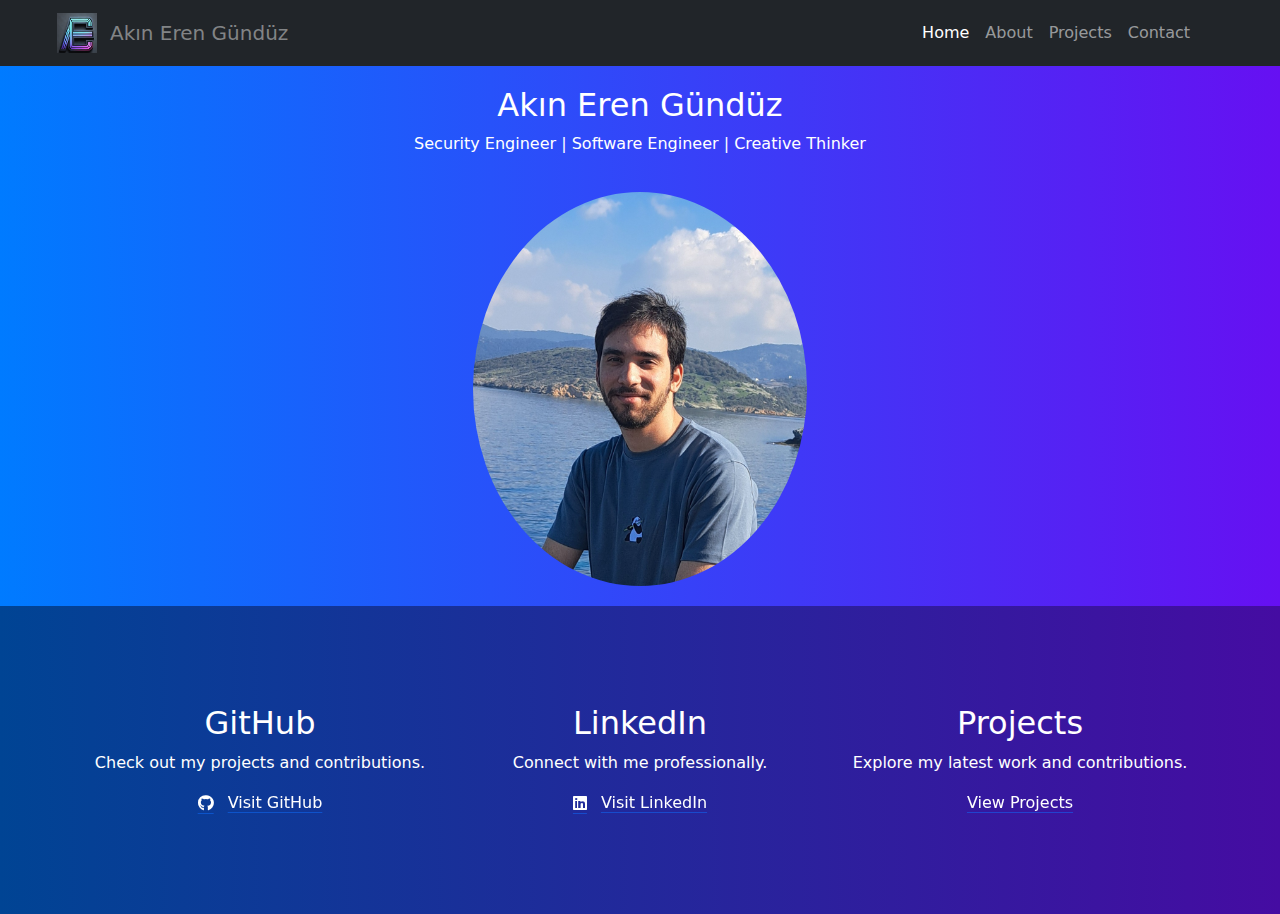
<file: index.html>
<!DOCTYPE html>
<html lang="en">
<head>
    <meta charset="UTF-8">
    <meta name="viewport" content="width=device-width, initial-scale=1.0">
    <title>Eren Gunduz</title>
    <link href="https://cdn.jsdelivr.net/npm/bootstrap@5.3.0/dist/css/bootstrap.min.css" rel="stylesheet">
    <link rel="stylesheet" href="style.css">
    <link rel="stylesheet" href="https://cdnjs.cloudflare.com/ajax/libs/font-awesome/6.4.2/css/all.min.css">
</head>
<body>
    <nav class="navbar navbar-expand-lg navbar-dark bg-dark">
        <div class="container">
            <a class="navbar-brand d-flex align-items-center" href="#">
                <img src="./images/logo.png" alt="Logo" class="img-fluid" style="max-height: 50px;">
                <span class="ms-2">Akın Eren Gündüz</span>
            </a>
            <button class="navbar-toggler" type="button" data-bs-toggle="collapse" data-bs-target="#navbarNav">
                <span class="navbar-toggler-icon"></span>
            </button>
            <div class="collapse navbar-collapse" id="navbarNav">
                <ul class="navbar-nav ms-auto">
                    <li class="nav-item"><a class="nav-link active" href="#">Home</a></li>
                    <li class="nav-item"><a class="nav-link" href="./about.html">About</a></li>
                    <li class="nav-item"><a class="nav-link" href="./projects.html">Projects</a></li>
                    <li class="nav-item"><a class="nav-link" href="./contact.html">Contact</a></li>
                </ul>
            </div>
        </div>
    </nav>
    <header class="hero">
        <div class="container">
            <h1>Akın Eren Gündüz</h1>
            <p>Security Engineer | Software Engineer | Creative Thinker</p>    
            <img src="./images/me.jpg" alt="Profile Picture" class="img-fluid">
        </div>
    </header>
    <script src="https://cdn.jsdelivr.net/npm/bootstrap@5.3.0/dist/js/bootstrap.bundle.min.js"></script>
    <div class="features-container">
        <div class="container">
            <div class="row g-4 py-5 row-cols-1 row-cols-lg-3">
                <div class="feature col text-center">
                    <h3 class="fs-2">GitHub</h3>
                    <p>Check out my projects and contributions.</p>
                    <a href="https://github.com/ErenGunduzz" target="_blank" class="icon-link text-white">
                        <i class="fab fa-github me-2"></i> Visit GitHub
                    </a>
                </div>
                <div class="feature col text-center">
                    <h3 class="fs-2">LinkedIn</h3>
                    <p>Connect with me professionally.</p>
                    <a href="https://www.linkedin.com/in/akinerengunduz/" target="_blank" class="icon-link text-white">
                        <i class="fab fa-linkedin me-2"></i> Visit LinkedIn
                    </a>
                </div>
                <div class="feature col text-center">
                    <h3 class="fs-2">Projects</h3>
                    <p>Explore my latest work and contributions.</p>
                    <a href="./projects.html" class="icon-link text-white">View Projects</a>
                </div>
            </div>
        </div>
    </div>
</body>
</html>
</file>
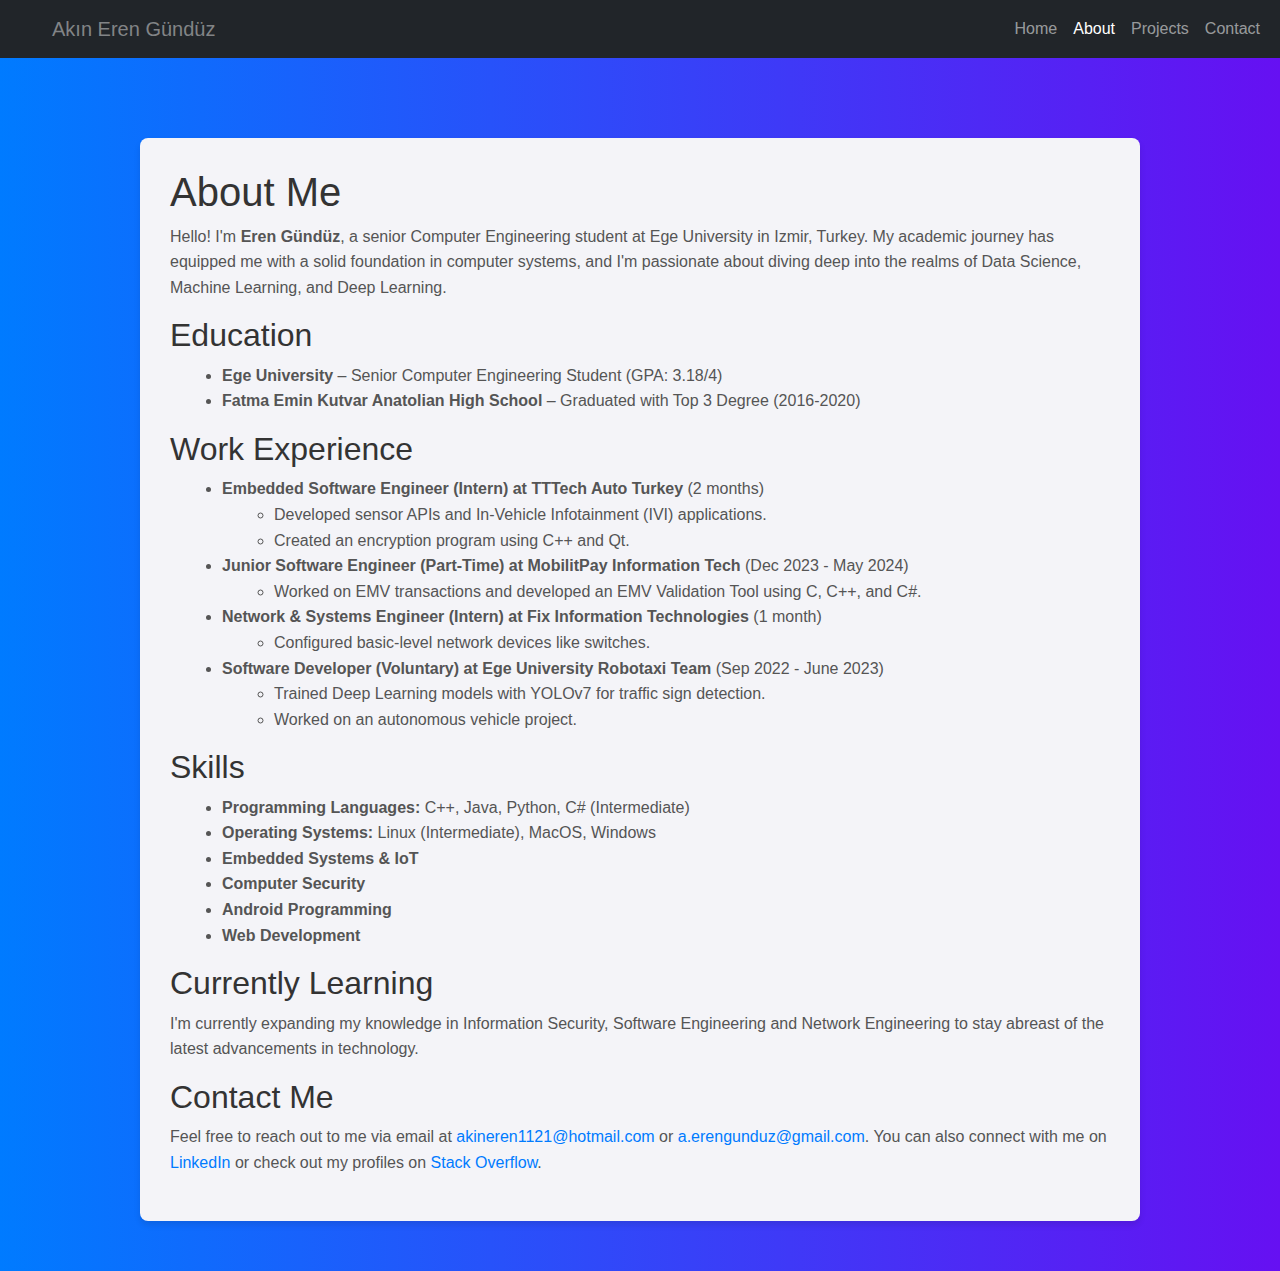
<file: about.html>
<!DOCTYPE html>
<html lang="en">
<head>
    <meta charset="UTF-8">
    <meta name="viewport" content="width=device-width, initial-scale=1.0">
    <title>About Me - Eren Gündüz</title>
    <link href="https://cdn.jsdelivr.net/npm/bootstrap@5.3.0/dist/css/bootstrap.min.css" rel="stylesheet">
    <link rel="stylesheet" href="https://cdnjs.cloudflare.com/ajax/libs/font-awesome/6.4.2/css/all.min.css">
    <style>    
        body {
            margin: 0; 
            font-family: Arial, sans-serif;
            background: linear-gradient(to right, #007bff, #6610f2);
            color: white;
        }        
        .navbar {
            background-color: #343a40; 
        }
        .container {
            background: #f4f4f8;
            color: #333; 
            padding: 30px;
            margin-top: 80px; 
            margin-bottom: 50px;
            box-shadow: 0px 4px 6px rgba(0, 0, 0, 0.1);
            border-radius: 8px;
            max-width: 1000px; 
        }
        h1, h2 {
            color: #333;
        }
        /* Paragraph and list colors */
        p, li {
            color: #555;
            line-height: 1.6;
        }
        /* List contents*/
        ul {
            margin-left: 20px;
        }
        /* Links style */
        a {
            color: #007bff;
            text-decoration: none;
        }
        a:hover {
            text-decoration: underline;
        }
        .navbar-brand {
            display: flex;
            align-items: center;
            margin-left: 40px; 
            color: #828486;
        }
    </style>
</head>
<body>

    <nav class="navbar navbar-expand-lg navbar-dark bg-dark">
        <div class="container-fluid">            
            <a class="navbar-brand" href="index.html">Akın Eren Gündüz</a>
            <button class="navbar-toggler" type="button" data-bs-toggle="collapse" data-bs-target="#navbarNav">
                <span class="navbar-toggler-icon"></span>
            </button>
            <div class="collapse navbar-collapse" id="navbarNav">
                <ul class="navbar-nav ms-auto">
                    <li class="nav-item"><a class="nav-link" href="index.html">Home</a></li>
                    <li class="nav-item"><a class="nav-link active" href="about.html">About</a></li>
                    <li class="nav-item"><a class="nav-link" href="projects.html">Projects</a></li>
                    <li class="nav-item"><a class="nav-link" href="contact.html">Contact</a></li>
                </ul>
            </div>
        </div>
    </nav>
    <!-- /Navbar -->

    <div class="container">
        <h1>About Me</h1>
        <p>Hello! I'm <strong>Eren Gündüz</strong>, a senior Computer Engineering student at Ege University in Izmir, Turkey. My academic journey has equipped me with a solid foundation in computer systems, and I'm passionate about diving deep into the realms of Data Science, Machine Learning, and Deep Learning.</p>
        
        <h2>Education</h2>
        <ul>
            <li><strong>Ege University</strong> – Senior Computer Engineering Student (GPA: 3.18/4)</li>
            <li><strong>Fatma Emin Kutvar Anatolian High School</strong> – Graduated with Top 3 Degree (2016-2020)</li>
        </ul>
        
        <h2>Work Experience</h2>
        <ul>
            <li><strong>Embedded Software Engineer (Intern) at TTTech Auto Turkey</strong> (2 months)
                <ul>
                    <li>Developed sensor APIs and In-Vehicle Infotainment (IVI) applications.</li>
                    <li>Created an encryption program using C++ and Qt.</li>
                </ul>
            </li>
            <li><strong>Junior Software Engineer (Part-Time) at MobilitPay Information Tech</strong> (Dec 2023 - May 2024)
                <ul>
                    <li>Worked on EMV transactions and developed an EMV Validation Tool using C, C++, and C#.</li>
                </ul>
            </li>
            <li><strong>Network & Systems Engineer (Intern) at Fix Information Technologies</strong> (1 month)
                <ul>
                    <li>Configured basic-level network devices like switches.</li>
                </ul>
            </li>
            <li><strong>Software Developer (Voluntary) at Ege University Robotaxi Team</strong> (Sep 2022 - June 2023)
                <ul>
                    <li>Trained Deep Learning models with YOLOv7 for traffic sign detection.</li>
                    <li>Worked on an autonomous vehicle project.</li>
                </ul>
            </li>
        </ul>
        
        <h2>Skills</h2>
        <ul>
            <li><strong>Programming Languages:</strong> C++, Java, Python, C# (Intermediate)</li>
            <li><strong>Operating Systems:</strong> Linux (Intermediate), MacOS, Windows</li>
            <li><strong>Embedded Systems & IoT</strong></li>
            <li><strong>Computer Security</strong></li>
            <li><strong>Android Programming</strong></li>
            <li><strong>Web Development</strong></li>
        </ul>
        
        <h2>Currently Learning</h2>
        <p>I'm currently expanding my knowledge in Information Security, Software Engineering and Network Engineering to stay abreast of the latest advancements in technology.</p>
        
        <h2>Contact Me</h2>
        <p>Feel free to reach out to me via email at <a href="mailto:akineren1121@hotmail.com">akineren1121@hotmail.com</a> or <a href="mailto:a.erengunduz@gmail.com">a.erengunduz@gmail.com</a>. You can also connect with me on <a href="https://www.linkedin.com/in/ak%C4%B1n-eren-g%C3%BCnd%C3%BCz-9083051b5/" target="_blank">LinkedIn</a> or check out my profiles on <a href="https://stackoverflow.com/users/20018335/erengndz" target="_blank">Stack Overflow</a>.</p>
    </div>

    <!-- Bootstrap JS (navbar düğmesinin çalışması için gerekli) -->
    <script src="https://cdn.jsdelivr.net/npm/bootstrap@5.3.0/dist/js/bootstrap.bundle.min.js"></script>
</body>
</html>
</file>
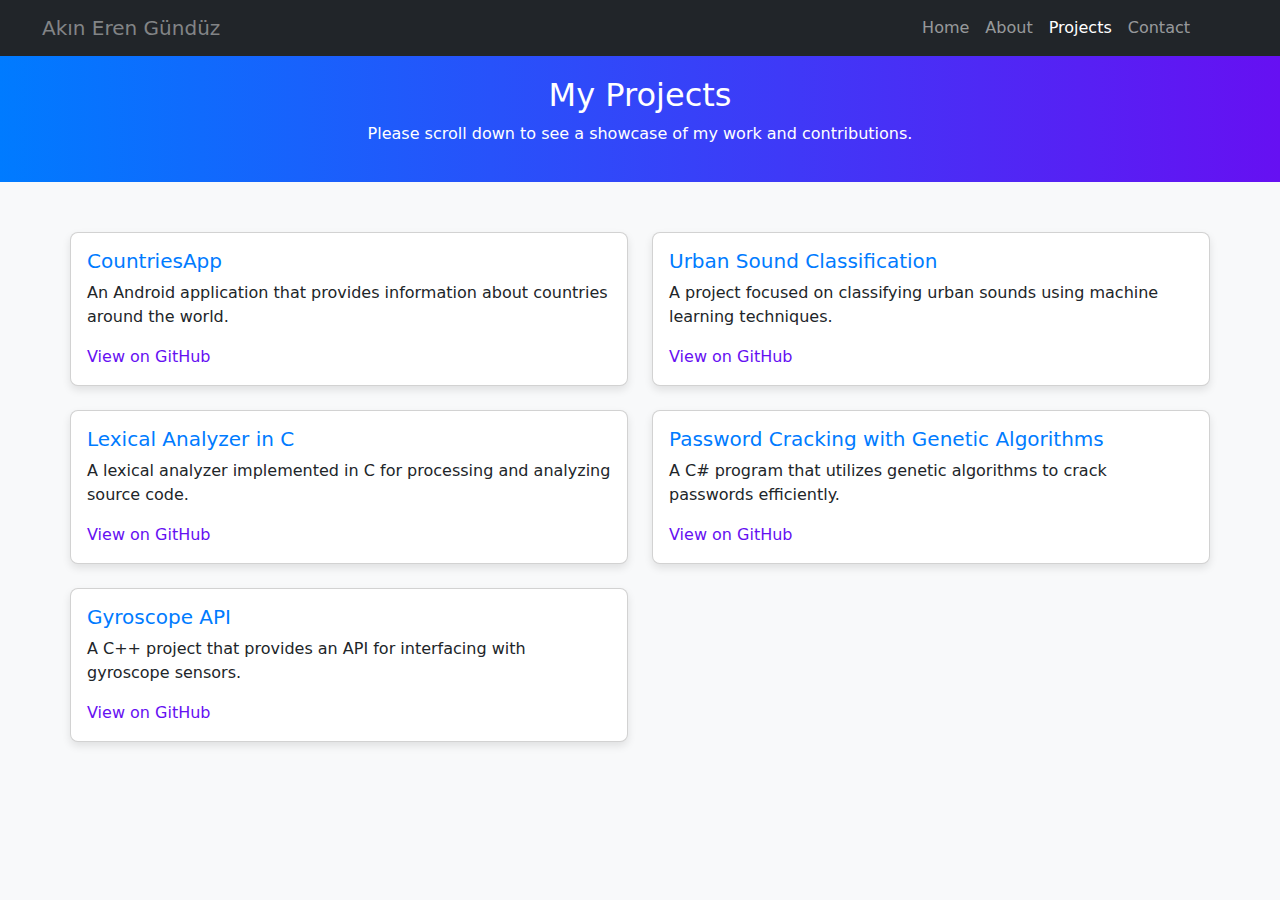
<file: projects.html>
<!DOCTYPE html>
<html lang="en">
<head>
    <meta charset="UTF-8">
    <meta name="viewport" content="width=device-width, initial-scale=1.0">
    <title>Projects - Eren Gündüz</title>
    <link href="https://cdn.jsdelivr.net/npm/bootstrap@5.3.0/dist/css/bootstrap.min.css" rel="stylesheet">
    <link rel="stylesheet" href="style.css">
</head>
<body>
    <nav class="navbar navbar-expand-lg navbar-dark bg-dark">
        <div class="container">
            <a class="navbar-brand" href="index.html">Akın Eren Gündüz</a>
            <button class="navbar-toggler" type="button" data-bs-toggle="collapse" data-bs-target="#navbarNav">
                <span class="navbar-toggler-icon"></span>
            </button>
            <div class="collapse navbar-collapse" id="navbarNav">
                <ul class="navbar-nav ms-auto">
                    <li class="nav-item"><a class="nav-link" href="index.html">Home</a></li>
                    <li class="nav-item"><a class="nav-link" href="about.html">About</a></li>
                    <li class="nav-item"><a class="nav-link active" href="projects.html">Projects</a></li>
                    <li class="nav-item"><a class="nav-link" href="contact.html">Contact</a></li>
                </ul>
            </div>
        </div>
    </nav>
    <header class="hero">
        <div class="container">
            <h1>My Projects</h1>
            <p>Please scroll down to see a showcase of my work and contributions.</p>
        </div>
    </header>
    <div class="container projects-container">
        <div class="row g-4">
            <!-- CountriesApp -->
            <div class="col-md-6">
                <div class="card project-card">
                    <div class="card-body">
                        <h5 class="card-title">CountriesApp</h5>
                        <p class="card-text">An Android application that provides information about countries around the world.</p>
                        <a href="https://github.com/ErenGunduzz/CountriesApp" target="_blank">View on GitHub</a>
                    </div>
                </div>
            </div>
            <!-- Urban Sound Classification -->
            <div class="col-md-6">
                <div class="card project-card">
                    <div class="card-body">
                        <h5 class="card-title">Urban Sound Classification</h5>
                        <p class="card-text">A project focused on classifying urban sounds using machine learning techniques.</p>
                        <a href="https://github.com/ErenGunduzz/urban-sound-classification" target="_blank">View on GitHub</a>
                    </div>
                </div>
            </div>
            <!-- Lexical Analyzer in C -->
            <div class="col-md-6">
                <div class="card project-card">
                    <div class="card-body">
                        <h5 class="card-title">Lexical Analyzer in C</h5>
                        <p class="card-text">A lexical analyzer implemented in C for processing and analyzing source code.</p>
                        <a href="https://github.com/ErenGunduzz/lexical_analyser_c" target="_blank">View on GitHub</a>
                    </div>
                </div>
            </div>
            <!-- Password Cracking with Genetic Algorithms -->
            <div class="col-md-6">
                <div class="card project-card">
                    <div class="card-body">
                        <h5 class="card-title">Password Cracking with Genetic Algorithms</h5>
                        <p class="card-text">A C# program that utilizes genetic algorithms to crack passwords efficiently.</p>
                        <a href="https://github.com/ErenGunduzz/PasswordCrackingWithGeneticAlgorithms" target="_blank">View on GitHub</a>
                    </div>
                </div>
            </div>
            <!-- Gyroscope API -->
            <div class="col-md-6">
                <div class="card project-card">
                    <div class="card-body">
                        <h5 class="card-title">Gyroscope API</h5>
                        <p class="card-text">A C++ project that provides an API for interfacing with gyroscope sensors.</p>
                        <a href="https://github.com/ErenGunduzz/GYROSCOPE_API" target="_blank">View on GitHub</a>
                    </div>
                </div>
            </div>
        </div>
    </div>
    <script src="https://cdn.jsdelivr.net/npm/bootstrap@5.3.0/dist/js/bootstrap.bundle.min.js"></script>
</body>
</html>
</file>
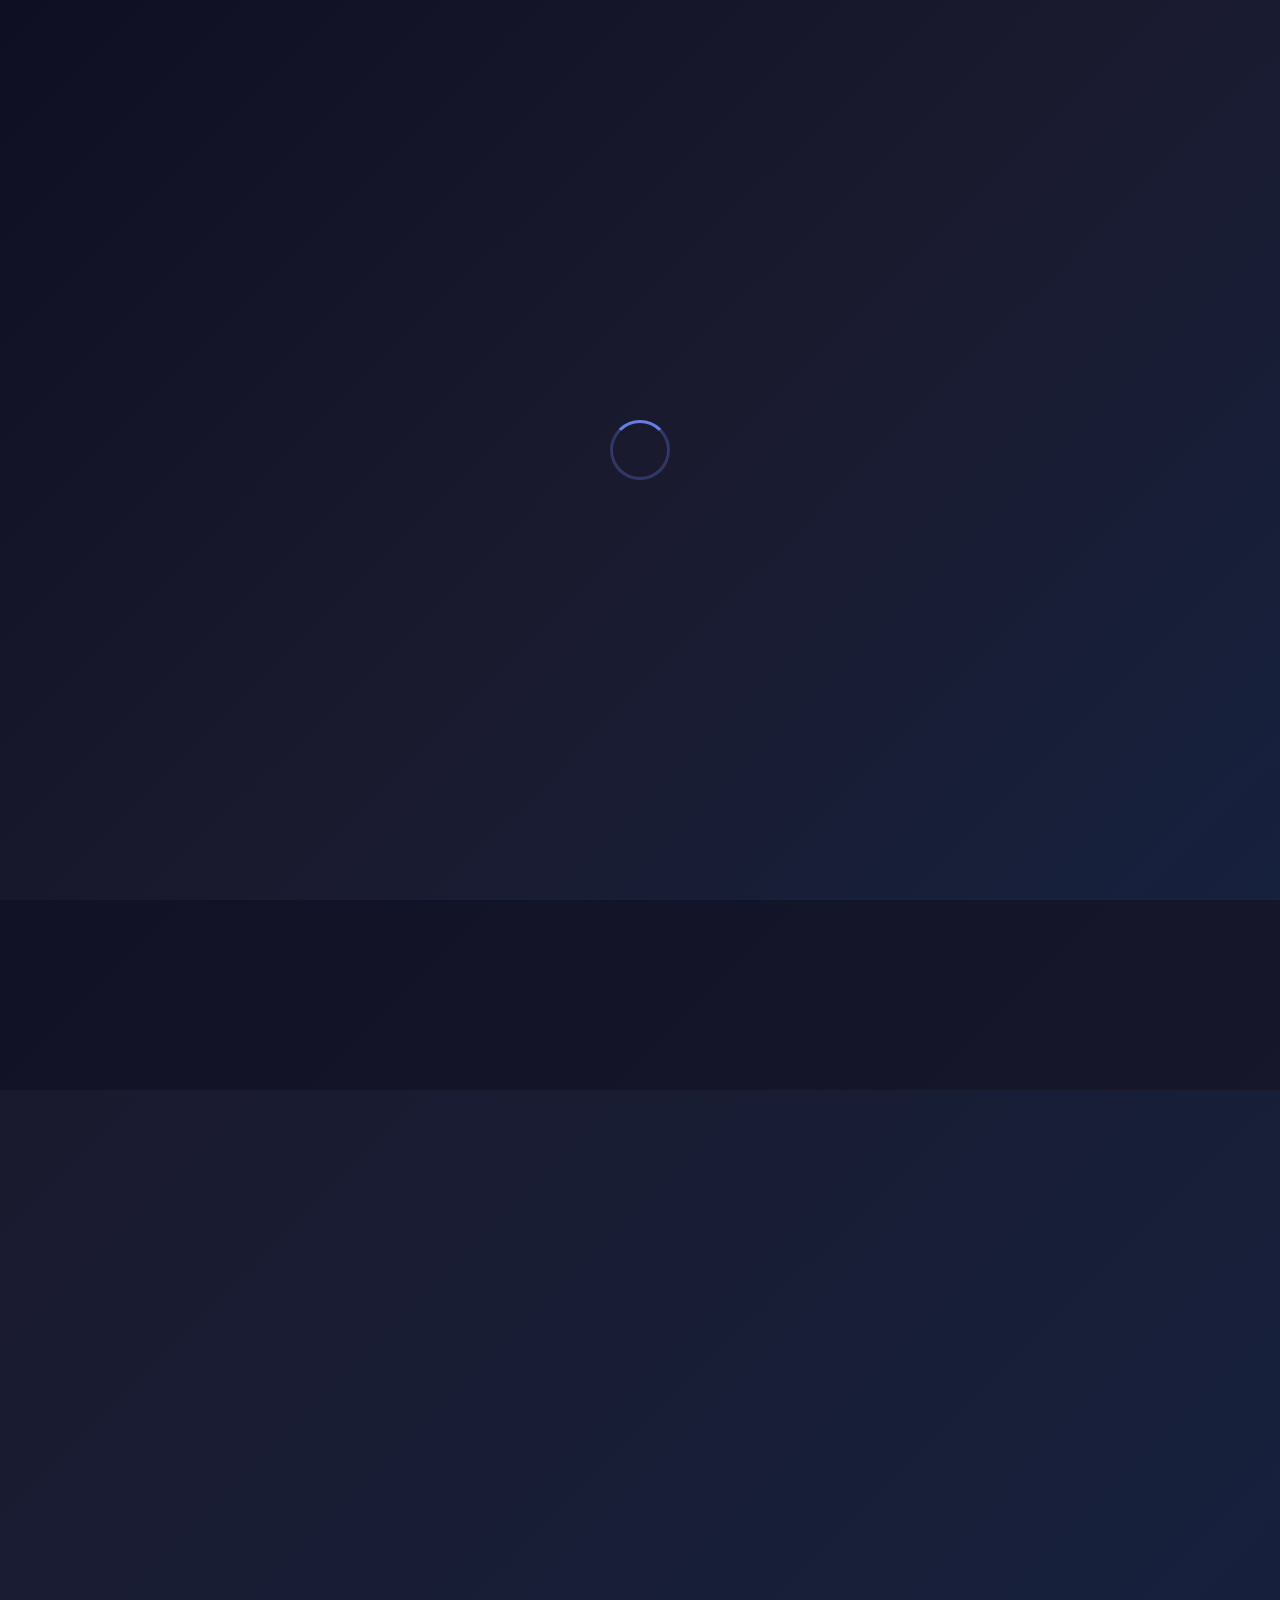
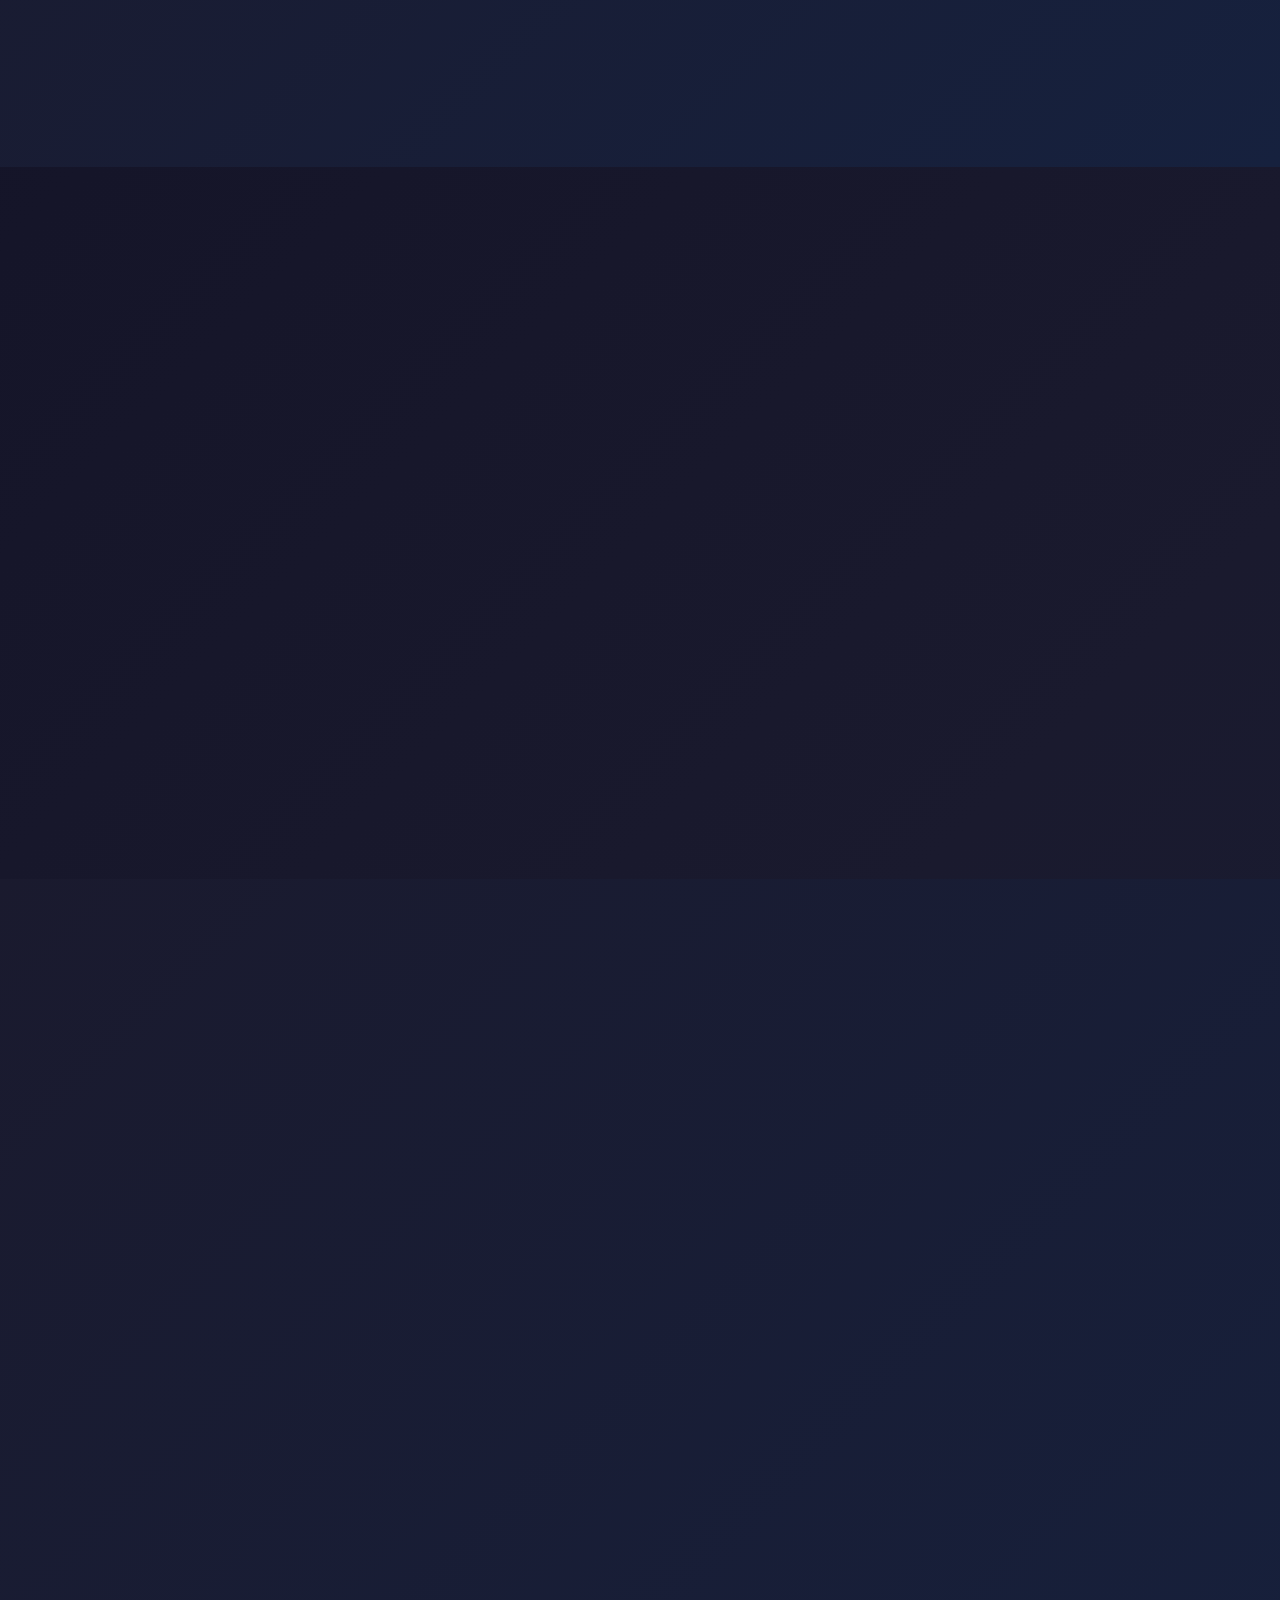
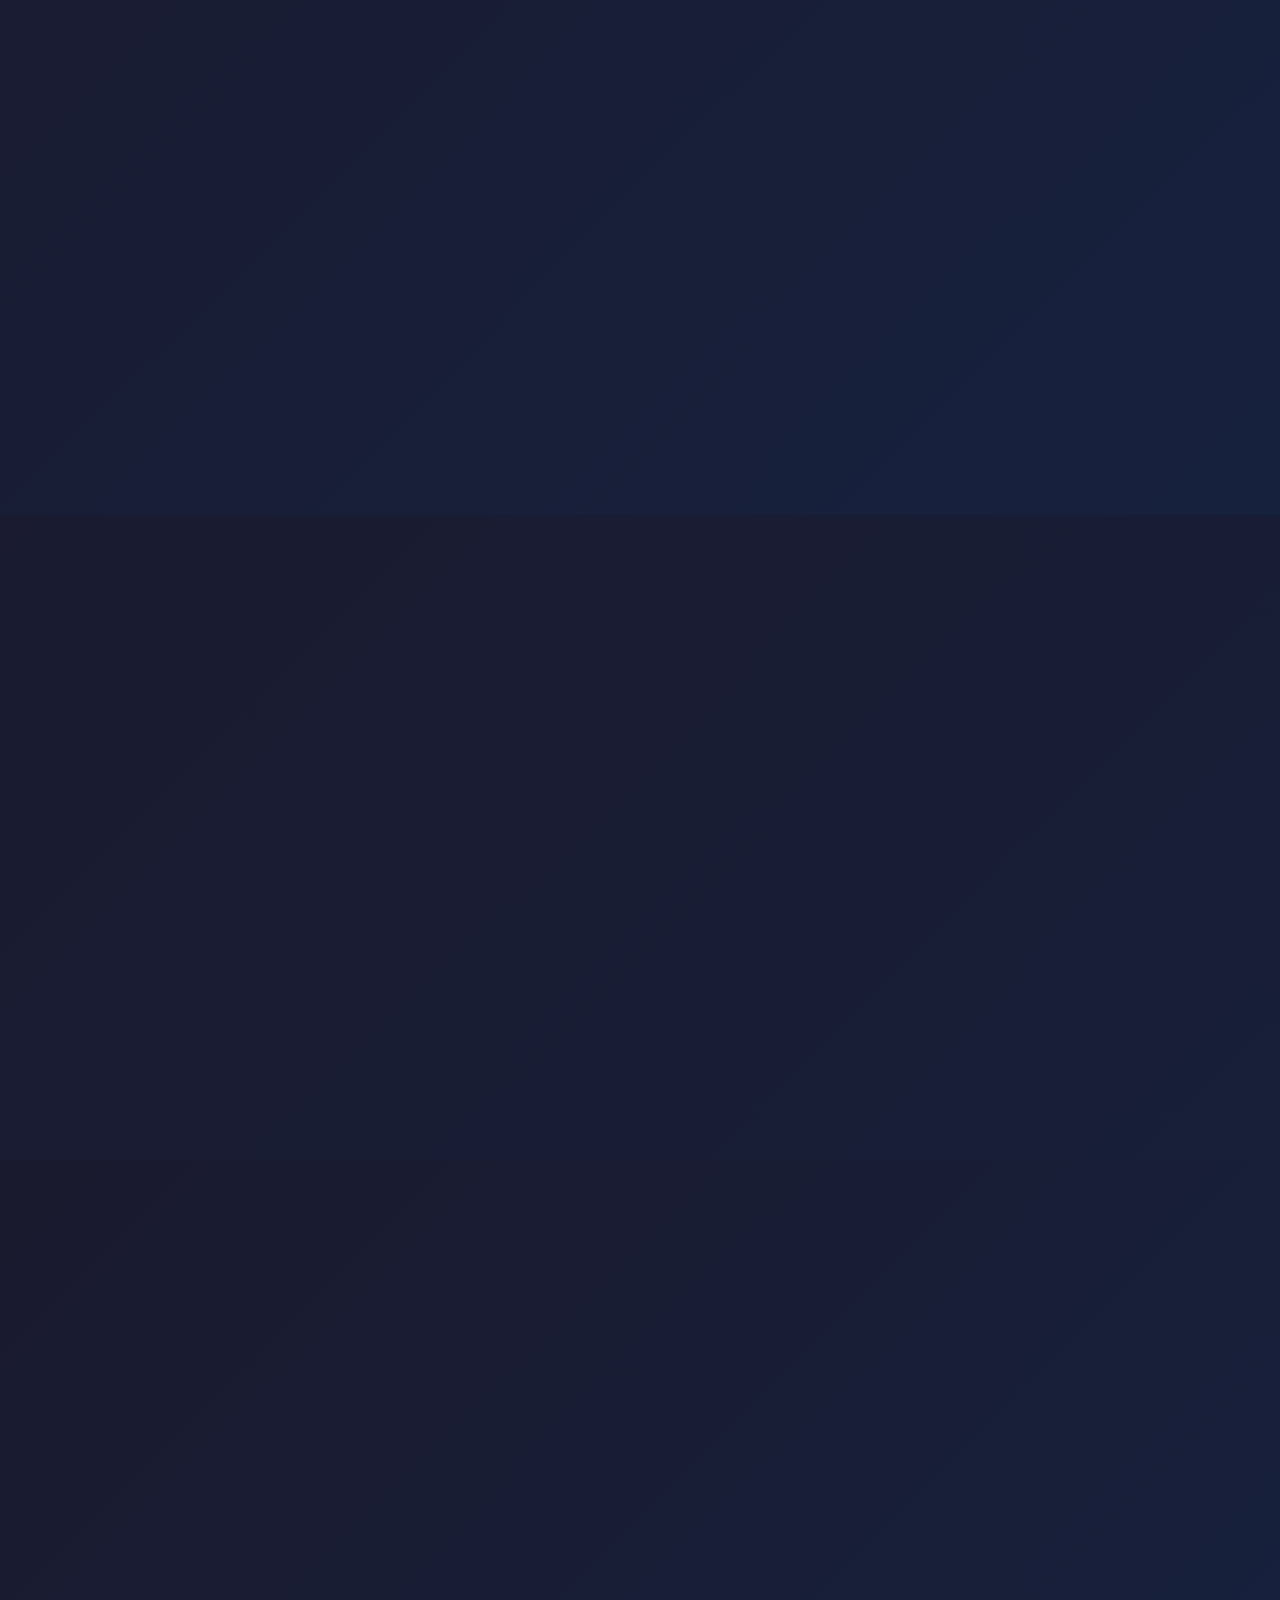
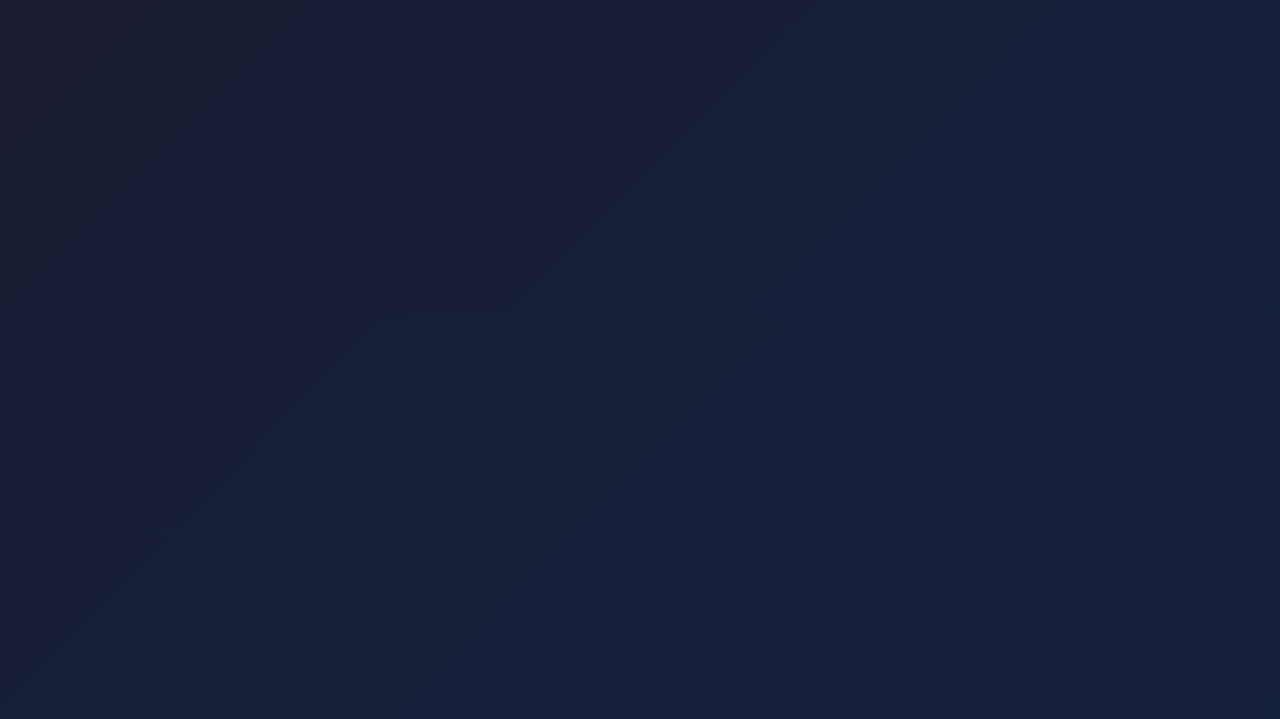
<file: secure-chat.html>
<!DOCTYPE html>
<html lang="en">
<head>
    <meta charset="UTF-8">
    <meta name="viewport" content="width=device-width, initial-scale=1.0">
    <title>Secure Chat Application - Eren Gündüz</title>
    <link href="https://cdn.jsdelivr.net/npm/bootstrap@5.3.0/dist/css/bootstrap.min.css" rel="stylesheet">
    <link rel="stylesheet" href="https://cdnjs.cloudflare.com/ajax/libs/font-awesome/6.4.2/css/all.min.css">
    <style>
        * {
            margin: 0;
            padding: 0;
            box-sizing: border-box;
        }

        body {
            background: linear-gradient(135deg, #0f0f23 0%, #1a1a2e 50%, #16213e 100%);
            color: #ffffff;
            font-family: 'Segoe UI', Tahoma, Geneva, Verdana, sans-serif;
            overflow-x: hidden;
        }

        /* Animated Background Particles */
        .particles {
            position: fixed;
            top: 0;
            left: 0;
            width: 100%;
            height: 100%;
            z-index: -1;
            pointer-events: none;
        }

        .particle {
            position: absolute;
            width: 4px;
            height: 4px;
            background: rgba(102, 126, 234, 0.6);
            border-radius: 50%;
            animation: float 20s infinite linear;
        }

        @keyframes float {
            0% {
                transform: translateY(100vh) rotate(0deg);
                opacity: 0;
            }
            10% {
                opacity: 1;
            }
            90% {
                opacity: 1;
            }
            100% {
                transform: translateY(-100vh) rotate(360deg);
                opacity: 0;
            }
        }

        .navbar {
            background: rgba(0, 0, 0, 0.95) !important;
            backdrop-filter: blur(10px);
            border-bottom: 1px solid rgba(102, 126, 234, 0.3);
            transition: all 0.3s ease;
        }

        .navbar.scrolled {
            background: rgba(0, 0, 0, 0.98) !important;
            box-shadow: 0 4px 20px rgba(0, 0, 0, 0.3);
        }

        .hero-section {
            background: linear-gradient(135deg, #667eea 0%, #764ba2 50%, #f093fb 100%);
            color: white;
            padding: 120px 0;
            text-align: center;
            position: relative;
            overflow: hidden;
            z-index: 1;
        }

        .hero-section::before {
            content: '';
            position: absolute;
            top: 0;
            left: 0;
            right: 0;
            bottom: 0;
            background: radial-gradient(circle at 50% 50%, rgba(255,255,255,0.1) 0%, transparent 70%);
            animation: pulse 4s ease-in-out infinite;
        }

        @keyframes pulse {
            0%, 100% { opacity: 0.5; }
            50% { opacity: 0.8; }
        }

        .hero-content {
            position: relative;
            z-index: 2;
        }

        .hero-title {
            font-size: 3.5rem;
            font-weight: 700;
            margin-bottom: 2rem;
            text-shadow: 0 4px 8px rgba(0,0,0,0.3);
            animation: slideInDown 1s ease-out;
        }

        @keyframes slideInDown {
            from {
                opacity: 0;
                transform: translateY(-50px);
            }
            to {
                opacity: 1;
                transform: translateY(0);
            }
        }

        .hero-subtitle {
            font-size: 1.3rem;
            margin-bottom: 2rem;
            animation: slideInUp 1s ease-out 0.3s both;
        }

        @keyframes slideInUp {
            from {
                opacity: 0;
                transform: translateY(50px);
            }
            to {
                opacity: 1;
                transform: translateY(0);
            }
        }

        /* Colorful Tech Badges */
        .tech-badges {
            animation: slideInUp 1s ease-out 0.6s both;
            margin-bottom: 3rem;
        }

        .tech-badge {
            display: inline-block;
            padding: 12px 24px;
            border-radius: 30px;
            margin: 8px;
            font-size: 0.95rem;
            font-weight: 600;
            text-transform: uppercase;
            letter-spacing: 0.5px;
            position: relative;
            overflow: hidden;
            transition: all 0.3s ease;
            cursor: pointer;
            border: 2px solid transparent;
        }

        .tech-badge::before {
            content: '';
            position: absolute;
            top: 0;
            left: -100%;
            width: 100%;
            height: 100%;
            background: linear-gradient(90deg, transparent, rgba(255,255,255,0.2), transparent);
            transition: left 0.5s;
        }

        .tech-badge:hover::before {
            left: 100%;
        }

        .tech-badge:hover {
            transform: translateY(-3px) scale(1.05);
            box-shadow: 0 8px 25px rgba(0,0,0,0.3);
        }

        .badge-java {
            background: linear-gradient(135deg, #f89b29 0%, #ff6b6b 100%);
            box-shadow: 0 4px 15px rgba(248, 155, 41, 0.4);
        }

        .badge-signal {
            background: linear-gradient(135deg, #4ecdc4 0%, #44a08d 100%);
            box-shadow: 0 4px 15px rgba(78, 205, 196, 0.4);
        }

        .badge-encryption {
            background: linear-gradient(135deg, #667eea 0%, #764ba2 100%);
            box-shadow: 0 4px 15px rgba(102, 126, 234, 0.4);
        }

        .badge-ratchet {
            background: linear-gradient(135deg, #f093fb 0%, #f5576c 100%);
            box-shadow: 0 4px 15px rgba(240, 147, 251, 0.4);
        }

        .badge-x3dh {
            background: linear-gradient(135deg, #ffecd2 0%, #fcb69f 100%);
            color: #333;
            box-shadow: 0 4px 15px rgba(252, 182, 159, 0.4);
        }

        .badge-udp {
            background: linear-gradient(135deg, #a8edea 0%, #fed6e3 100%);
            color: #333;
            box-shadow: 0 4px 15px rgba(168, 237, 234, 0.4);
        }

        .content-section {
            padding: 100px 0;
            position: relative;
        }

        .content-section.bg-light {
            background: linear-gradient(135deg, #1a1a2e 0%, #16213e 100%);
        }

        .feature-card {
            background: rgba(255, 255, 255, 0.05);
            border: 1px solid rgba(255, 255, 255, 0.1);
            border-radius: 20px;
            padding: 40px;
            margin-bottom: 30px;
            transition: all 0.4s ease;
            backdrop-filter: blur(10px);
            position: relative;
            overflow: hidden;
        }

        .feature-card::before {
            content: '';
            position: absolute;
            top: 0;
            left: 0;
            right: 0;
            bottom: 0;
            background: linear-gradient(135deg, rgba(102, 126, 234, 0.1) 0%, rgba(118, 75, 162, 0.1) 100%);
            opacity: 0;
            transition: opacity 0.3s ease;
        }

        .feature-card:hover {
            transform: translateY(-10px) scale(1.02);
            box-shadow: 0 20px 40px rgba(102, 126, 234, 0.2);
            border-color: rgba(102, 126, 234, 0.5);
        }

        .feature-card:hover::before {
            opacity: 1;
        }

        .feature-icon {
            font-size: 3.5rem;
            margin-bottom: 25px;
            background: linear-gradient(135deg, #667eea, #764ba2);
            -webkit-background-clip: text;
            -webkit-text-fill-color: transparent;
            background-clip: text;
            transition: all 0.3s ease;
        }

        .feature-card:hover .feature-icon {
            transform: scale(1.1) rotate(5deg);
        }

        .architecture-diagram {
            background: rgba(255, 255, 255, 0.05);
            border: 1px solid rgba(255, 255, 255, 0.1);
            border-radius: 20px;
            padding: 40px;
            margin: 40px 0;
            backdrop-filter: blur(10px);
        }

        .arch-component {
            background: rgba(255, 255, 255, 0.05);
            border: 2px solid;
            border-radius: 15px;
            padding: 30px;
            margin: 15px 0;
            transition: all 0.3s ease;
            cursor: pointer;
        }

        .arch-client {
            border-color: #667eea;
        }

        .arch-server {
            border-color: #28a745;
        }

        .arch-database {
            border-color: #ffc107;
        }

        .arch-component:hover {
            transform: translateY(-5px);
            box-shadow: 0 10px 30px rgba(0,0,0,0.3);
        }

        .code-block {
            background: rgba(0, 0, 0, 0.8);
            color: #e2e8f0;
            border-radius: 15px;
            padding: 25px;
            margin: 25px 0;
            border: 1px solid rgba(102, 126, 234, 0.3);
            position: relative;
            overflow: hidden;
        }

        .code-block::before {
            content: '';
            position: absolute;
            top: 0;
            left: 0;
            width: 100%;
            height: 3px;
            background: linear-gradient(90deg, #667eea, #764ba2, #f093fb);
        }

        .security-feature {
            border-left: 4px solid #667eea;
            padding: 20px;
            margin: 25px 0;
            background: rgba(102, 126, 234, 0.1);
            border-radius: 0 10px 10px 0;
            transition: all 0.3s ease;
        }

        .security-feature:hover {
            background: rgba(102, 126, 234, 0.2);
            transform: translateX(10px);
        }

        .btn-custom {
            background: linear-gradient(135deg, #667eea, #764ba2);
            border: none;
            color: white;
            padding: 15px 35px;
            border-radius: 30px;
            font-weight: 600;
            text-transform: uppercase;
            letter-spacing: 1px;
            transition: all 0.3s ease;
            position: relative;
            overflow: hidden;
        }

        .btn-custom::before {
            content: '';
            position: absolute;
            top: 0;
            left: -100%;
            width: 100%;
            height: 100%;
            background: linear-gradient(90deg, transparent, rgba(255,255,255,0.2), transparent);
            transition: left 0.5s;
        }

        .btn-custom:hover::before {
            left: 100%;
        }

        .btn-custom:hover {
            transform: translateY(-3px);
            box-shadow: 0 10px 25px rgba(102, 126, 234, 0.4);
            color: white;
        }

        .section-title {
            font-size: 2.5rem;
            font-weight: 700;
            text-align: center;
            margin-bottom: 4rem;
            background: linear-gradient(135deg, #667eea, #764ba2, #f093fb);
            -webkit-background-clip: text;
            -webkit-text-fill-color: transparent;
            background-clip: text;
        }

        /* Scroll animations */
        .animate-on-scroll {
            opacity: 0;
            transform: translateY(50px);
            transition: all 0.8s ease;
        }

        .animate-on-scroll.animated {
            opacity: 1;
            transform: translateY(0);
        }

        /* Loading animation */
        .loading-overlay {
            position: fixed;
            top: 0;
            left: 0;
            width: 100%;
            height: 100%;
            background: linear-gradient(135deg, #0f0f23 0%, #1a1a2e 50%, #16213e 100%);
            display: flex;
            justify-content: center;
            align-items: center;
            z-index: 9999;
            transition: opacity 0.5s ease;
        }

        .loader {
            width: 60px;
            height: 60px;
            border: 3px solid rgba(102, 126, 234, 0.3);
            border-top: 3px solid #667eea;
            border-radius: 50%;
            animation: spin 1s linear infinite;
        }

        @keyframes spin {
            0% { transform: rotate(0deg); }
            100% { transform: rotate(360deg); }
        }

        /* Responsive improvements */
        @media (max-width: 768px) {
            .hero-title {
                font-size: 2.5rem;
            }
            
            .tech-badge {
                font-size: 0.8rem;
                padding: 8px 16px;
            }
            
            .feature-card {
                padding: 25px;
            }
        }
    </style>
</head>
<body>
    <!-- Loading Overlay -->
    <div class="loading-overlay" id="loadingOverlay">
        <div class="loader"></div>
    </div>

    <!-- Animated Background Particles -->
    <div class="particles" id="particles"></div>

    <nav class="navbar navbar-expand-lg navbar-dark bg-dark fixed-top" id="navbar">
        <div class="container">
            <a class="navbar-brand" href="index.html">Akın Eren Gündüz</a>
            <button class="navbar-toggler" type="button" data-bs-toggle="collapse" data-bs-target="#navbarNav">
                <span class="navbar-toggler-icon"></span>
            </button>
            <div class="collapse navbar-collapse" id="navbarNav">
                <ul class="navbar-nav ms-auto">
                    <li class="nav-item"><a class="nav-link" href="index.html">Home</a></li>
                    <li class="nav-item"><a class="nav-link" href="about.html">About</a></li>
                    <li class="nav-item"><a class="nav-link" href="projects.html">Projects</a></li>
                    <li class="nav-item"><a class="nav-link" href="contact.html">Contact</a></li>
                </ul>
            </div>
        </div>
    </nav>

    <!-- Hero Section -->
    <section class="hero-section">
        <div class="container">
            <div class="hero-content">
                <h1 class="hero-title">
                    <i class="fas fa-shield-alt me-3" style="color: rgba(255,255,255,0.9);"></i>
                    WhisPeer Messaging App
                </h1>
                <p class="hero-subtitle">End-to-End encrypted messaging using Signal Protocol implementation</p>
                <div class="tech-badges">
                    <span class="tech-badge badge-java">Java</span>
                    <span class="tech-badge badge-signal">Signal Protocol</span>
                    <span class="tech-badge badge-encryption">End-to-End Encryption</span>
                    <span class="tech-badge badge-ratchet">Double Ratchet</span>
                    <span class="tech-badge badge-x3dh">X3DH</span>
                    <span class="tech-badge badge-udp">UDP Networking</span>
                </div>
                <a href="https://github.com/ErenGunduzz/WhisPeer_Messaging_App.git" target="_blank" class="btn btn-custom btn-lg">
                    <i class="fab fa-github me-2"></i>View on GitHub
                </a>
            </div>
        </div>
    </section>

    <!-- Project Overview -->
    <section class="content-section">
        <div class="container">
            <div class="row">
                <div class="col-lg-8 mx-auto animate-on-scroll">
                    <h2 class="section-title">Project Overview</h2>
                    <p class="lead text-center" style="font-size: 1.2rem; line-height: 1.8;">
                        A secure, end-to-end encrypted chat application implemented with Java. 
                        The system implements a hybrid of Signal Protocol's Double Ratchet algorithm and X3DH key 
                        agreement protocol for maximum security and forward secrecy.
                    </p>
                </div>
            </div>
        </div>
    </section>

    <!-- Key Features -->
    <section class="content-section bg-light">
        <div class="container">
            <h2 class="section-title animate-on-scroll">Key Security Features</h2>
            <div class="row">
                <div class="col-md-4 animate-on-scroll">
                    <div class="feature-card text-center">
                        <i class="fas fa-lock feature-icon"></i>
                        <h4>End-to-End Encryption</h4>
                        <p>Messages are encrypted on sender's device and only decrypted on recipient's device using AES-256-GCM. Even server cannot read your messages.</p>
                    </div>
                </div>
                <div class="col-md-4 animate-on-scroll">
                    <div class="feature-card text-center">
                        <i class="fas fa-history feature-icon"></i>
                        <h4>Forward Secrecy</h4>
                        <p>Compromise of long-term keys doesn't compromise past messages. Each message uses a unique encryption key.</p>
                    </div>
                </div>
                <div class="col-md-4 animate-on-scroll">
                    <div class="feature-card text-center">
                        <i class="fas fa-user-shield feature-icon"></i>
                        <h4>Mutual Authentication</h4>
                        <p>Two-way authentication using Diffie-Hellman key exchange with nonce-based challenge-response.</p>
                    </div>
                </div>
            </div>
        </div>
    </section>

    <!-- Architecture -->
    <section class="content-section">
        <div class="container">
            <h2 class="section-title animate-on-scroll">System Architecture</h2>
            <div class="architecture-diagram animate-on-scroll">
                <div class="row text-center">
                    <div class="col-md-4">
                        <div class="arch-component arch-client">
                            <i class="fas fa-desktop fa-3x mb-3" style="color: #667eea;"></i>
                            <h5>Client</h5>
                            <p>X3DH Key Agreement<br>Double Ratchet<br>Message Encryption</p>
                        </div>
                    </div>
                    <div class="col-md-4">
                        <div class="arch-component arch-server">
                            <i class="fas fa-server fa-3x mb-3" style="color: #28a745;"></i>
                            <h5>Server</h5>
                            <p>Message Routing<br>Key Distribution<br>Authentication</p>
                        </div>
                    </div>
                    <div class="col-md-4">
                        <div class="arch-component arch-database">
                            <i class="fas fa-database fa-3x mb-3" style="color: #ffc107;"></i>
                            <h5>Database</h5>
                            <p>User Management<br>Public Key Storage<br>Offline Messages</p>
                        </div>
                    </div>
                </div>
            </div>
        </div>
    </section>

    <!-- Technical Implementation -->
    <section class="content-section bg-light">
        <div class="container">
            <h2 class="section-title animate-on-scroll">Technical Implementation</h2>
            <div class="row">
                <div class="col-lg-6 animate-on-scroll">
                    <h4><i class="fas fa-key me-2 text-primary"></i>X3DH Key Agreement</h4>
                    <p>Initial key establishment between two parties using Signal Protocol specification:</p>
                    <div class="authentication-flow security-feature">
                        <strong>Shared Secret:</strong> <br>
                        <code>KDF(DH1 || DH2 || DH3 || DH4)</code><br>
                        <span>where:</span><br>
                        <code>DH1 = DH(IK_A, SPK_B)  // Identity × Signed PreKey</code><br>
                        <code>DH2 = DH(EK_A, IK_B)   // Ephemeral × Identity</code><br>
                        <code>DH3 = DH(EK_A, SPK_B)  // Ephemeral × Signed PreKey</code><br>
                        <code>DH4 = DH(EK_A, OPK_B)  // Ephemeral × OneTime PreKey</code>
                    </div>
                </div>
                <div class="col-lg-6 animate-on-scroll">
                    <h4><i class="fas fa-sync-alt me-2 text-primary"></i>Double Ratchet Algorithm</h4>
                    <p>Provides forward and backward secrecy with a new key for each message:</p>
                    <div class="authentication-flow">
                        <div class="security-feature">
                            <strong>Step 1:</strong> Derive message key from chain key
                        </div>
                        <div class="security-feature">
                            <strong>Step 2:</strong> Encrypt current message with AES-GCM
                        </div>
                        <div class="security-feature">
                            <strong>Step 3:</strong> Update chain key for forward secrecy
                        </div>
                        <div class="security-feature">
                            <strong>Step 4:</strong> User Authentication - Encrypted credentials with PBKDF2 password hashing
                        </div>
                    </div>
                </div>
            </div>
            <div class="row mt-5">
                <div class="col-12 animate-on-scroll">
                    <h4><i class="fas fa-handshake me-2 text-primary"></i>Authentication Flow</h4>
                    <div class="security-feature">
                        <strong>Step 1:</strong> Diffie-Hellman Key Exchange - Establishes shared session key
                    </div>
                    <div class="security-feature">
                        <strong>Step 2:</strong> Two-way Challenge-Response - Prevents replay attacks using nonces and timestamps
                    </div>
                    <div class="security-feature">
                        <strong>Step 3:</strong> Digital Signatures - ECDSA signatures on signed pre-keys for authenticity
                    </div>
                    <div class="security-feature">
                        <strong>Step 4:</strong> User Authentication - Encrypted credentials with PBKDF2 password hashing
                    </div>
                </div>
            </div>
        </div>
    </section>

    <!-- Security Analysis -->
    <section class="content-section">
        <div class="container">
            <h2 class="section-title animate-on-scroll">Security Analysis</h2>
            
            <div class="row">
                <div class="col-md-6 animate-on-scroll">
                    <div class="feature-card">
                        <h4 class="text-success"><i class="fas fa-shield-alt me-2"></i>Protected Against</h4>
                        <ul class="list-unstyled">
                            <li><i class="fas fa-check text-success me-2"></i>Eavesdropping - All messages encrypted E2E</li>
                            <li><i class="fas fa-check text-success me-2"></i>Man-in-the-Middle - Digital signatures prevent key substitution</li>
                            <li><i class="fas fa-check text-success me-2"></i>Replay Attacks - Nonces and timestamps in authentication</li>
                            <li><i class="fas fa-check text-success me-2"></i>Forward Compromise - Forward secrecy through key ratcheting</li>
                            <li><i class="fas fa-check text-success me-2"></i>Server Compromise - Server cannot decrypt messages</li>
                            <li><i class="fas fa-check text-success me-2"></i>Password Attacks - Strong policy + PBKDF2 + salt</li>
                        </ul>
                    </div>
                </div>
                
                <div class="col-md-6 animate-on-scroll">
                    <div class="feature-card">
                        <h4 class="text-primary"><i class="fas fa-cog me-2"></i>Technology Stack</h4>
                        <ul class="list-unstyled">
                            <li><i class="fas fa-code text-primary me-2"></i><strong>Language:</strong> Java 11+</li>
                            <li><i class="fas fa-database text-primary me-2"></i><strong>Database:</strong> SQLite</li>
                            <li><i class="fas fa-key text-primary me-2"></i><strong>Encryption:</strong> AES-256, ECC P-256</li>
                            <li><i class="fas fa-handshake text-primary me-2"></i><strong>Key Exchange:</strong> Diffie-Hellman, ECDH</li>
                            <li><i class="fas fa-signature text-primary me-2"></i><strong>Signatures:</strong> ECDSA</li>
                            <li><i class="fas fa-hash text-primary me-2"></i><strong>Hashing:</strong> PBKDF2, HMAC-SHA256</li>
                        </ul>
                    </div>
                </div>
            </div>
        </div>
    </section>

    <!-- Usage and Installation -->
    <section class="content-section bg-light">
        <div class="container">
            <h2 class="section-title animate-on-scroll">Installation & Usage</h2>
            
            <div class="row">
                <div class="col-lg-6 animate-on-scroll">
                    <h4><i class="fas fa-download me-2 text-primary"></i>Installation</h4>
                    <div class="code-block">
<pre># Compile server
javac ChatServer.java

# Compile client  
javac ChatClient.java

# Start server
java -cp ".:lib/sqlite-jdbc-3.49.1.0.jar" ChatServer 9090

#or 
./run.sh

# Connect client
java ChatClient &lt;server_ip&gt; 9090</pre>
                    </div>
                </div>
                
                <div class="col-lg-6 animate-on-scroll">
                    <h4><i class="fas fa-play me-2 text-primary"></i>Usage Examples</h4>
                    <div class="code-block">
<pre># Direct end to end message
@username Hello, this is a private message!

# Broadcast end to end message
broadcast Hello everyone!

# Or just type for broadcast
Hello everyone!

# Exit application
exit</pre>
                    </div>
                </div>
            </div>
        </div>
    </section>

    <!-- Call to Action -->
    <section class="content-section">
        <div class="container text-center">
            <div class="animate-on-scroll">
                <h2 class="mb-4">Explore the Implementation</h2>
                <p class="lead mb-4">
                    This project demonstrates enterprise-grade security practices and modern cryptographic protocols. 
                    Check out the complete source code and technical documentation on GitHub.
                </p>
                <div>
                    <a href="https://github.com/ErenGunduzz/WhisPeer_Messaging_App.git" target="_blank" class="btn btn-custom btn-lg me-3">
                        <i class="fab fa-github me-2"></i>View Source Code
                    </a>
                    <a href="projects.html" class="btn btn-outline-light btn-lg">
                        <i class="fas fa-arrow-left me-2"></i>Back to Projects
                    </a>
                </div>
            </div>
        </div>
    </section>

    <script src="https://cdn.jsdelivr.net/npm/bootstrap@5.3.0/dist/js/bootstrap.bundle.min.js"></script>
    <script>
        // Loading animation
        window.addEventListener('load', function() {
            setTimeout(() => {
                document.getElementById('loadingOverlay').style.opacity = '0';
                setTimeout(() => {
                    document.getElementById('loadingOverlay').style.display = 'none';
                }, 500);
            }, 1000);
        });

        // Navbar scroll effect
        window.addEventListener('scroll', function() {
            const navbar = document.getElementById('navbar');
            if (window.scrollY > 50) {
                navbar.classList.add('scrolled');
            } else {
                navbar.classList.remove('scrolled');
            }
        });

        // Animated particles background
        function createParticles() {
            const particlesContainer = document.getElementById('particles');
            const particleCount = 50;

            for (let i = 0; i < particleCount; i++) {
                const particle = document.createElement('div');
                particle.className = 'particle';
                particle.style.left = Math.random() * 100 + '%';
                particle.style.animationDelay = Math.random() * 20 + 's';
                particle.style.animationDuration = (Math.random() * 10 + 15) + 's';
                particlesContainer.appendChild(particle);
            }
        }

        // Scroll animations
        function animateOnScroll() {
            const elements = document.querySelectorAll('.animate-on-scroll');
            const windowHeight = window.innerHeight;

            elements.forEach(element => {
                const elementTop = element.getBoundingClientRect().top;
                const elementVisible = 150;

                if (elementTop < windowHeight - elementVisible) {
                    element.classList.add('animated');
                }
            });
        }

        // Tech badge hover effects
        function initTechBadges() {
            const badges = document.querySelectorAll('.tech-badge');
            badges.forEach(badge => {
                badge.addEventListener('mouseenter', function() {
                    this.style.transform = 'translateY(-5px) scale(1.1) rotate(2deg)';
                });
                
                badge.addEventListener('mouseleave', function() {
                    this.style.transform = 'translateY(0) scale(1) rotate(0deg)';
                });

                badge.addEventListener('click', function() {
                    // Create ripple effect
                    const ripple = document.createElement('div');
                    ripple.style.position = 'absolute';
                    ripple.style.borderRadius = '50%';
                    ripple.style.background = 'rgba(255,255,255,0.6)';
                    ripple.style.transform = 'scale(0)';
                    ripple.style.animation = 'ripple 0.6s linear';
                    ripple.style.left = '50%';
                    ripple.style.top = '50%';
                    ripple.style.width = '20px';
                    ripple.style.height = '20px';
                    ripple.style.marginLeft = '-10px';
                    ripple.style.marginTop = '-10px';
                    
                    this.style.position = 'relative';
                    this.appendChild(ripple);
                    
                    setTimeout(() => {
                        ripple.remove();
                    }, 600);
                });
            });
        }

        // Architecture components interaction
        function initArchComponents() {
            const components = document.querySelectorAll('.arch-component');
            components.forEach((component, index) => {
                component.addEventListener('mouseenter', function() {
                    this.style.transform = 'translateY(-10px) scale(1.05)';
                    this.style.boxShadow = '0 15px 40px rgba(0,0,0,0.4)';
                });
                
                component.addEventListener('mouseleave', function() {
                    this.style.transform = 'translateY(0) scale(1)';
                    this.style.boxShadow = 'none';
                });

                component.addEventListener('click', function() {
                    // Add pulse animation
                    this.style.animation = 'pulse 0.5s ease-in-out';
                    setTimeout(() => {
                        this.style.animation = '';
                    }, 500);
                });
            });
        }

        // Feature cards interaction
        function initFeatureCards() {
            const cards = document.querySelectorAll('.feature-card');
            cards.forEach(card => {
                card.addEventListener('mouseenter', function() {
                    const icon = this.querySelector('.feature-icon');
                    if (icon) {
                        icon.style.transform = 'scale(1.2) rotate(10deg)';
                        icon.style.textShadow = '0 0 20px rgba(102, 126, 234, 0.8)';
                    }
                });
                
                card.addEventListener('mouseleave', function() {
                    const icon = this.querySelector('.feature-icon');
                    if (icon) {
                        icon.style.transform = 'scale(1) rotate(0deg)';
                        icon.style.textShadow = 'none';
                    }
                });
            });
        }

        // Code block copy functionality
        function initCodeBlocks() {
            const codeBlocks = document.querySelectorAll('.code-block');
            codeBlocks.forEach(block => {
                // Add copy button
                const copyBtn = document.createElement('button');
                copyBtn.innerHTML = '<i class="fas fa-copy"></i>';
                copyBtn.className = 'btn btn-sm btn-outline-light position-absolute';
                copyBtn.style.top = '10px';
                copyBtn.style.right = '10px';
                copyBtn.style.opacity = '0.7';
                copyBtn.style.transition = 'opacity 0.3s ease';
                
                block.style.position = 'relative';
                block.appendChild(copyBtn);
                
                copyBtn.addEventListener('click', function() {
                    const code = block.querySelector('pre').textContent;
                    navigator.clipboard.writeText(code).then(() => {
                        this.innerHTML = '<i class="fas fa-check"></i>';
                        this.classList.remove('btn-outline-light');
                        this.classList.add('btn-success');
                        
                        setTimeout(() => {
                            this.innerHTML = '<i class="fas fa-copy"></i>';
                            this.classList.remove('btn-success');
                            this.classList.add('btn-outline-light');
                        }, 2000);
                    });
                });
                
                block.addEventListener('mouseenter', () => {
                    copyBtn.style.opacity = '1';
                });
                
                block.addEventListener('mouseleave', () => {
                    copyBtn.style.opacity = '0.7';
                });
            });
        }

        // Security features animation
        function initSecurityFeatures() {
            const features = document.querySelectorAll('.security-feature');
            features.forEach((feature, index) => {
                feature.addEventListener('mouseenter', function() {
                    this.style.backgroundColor = 'rgba(102, 126, 234, 0.3)';
                    this.style.borderLeftWidth = '6px';
                });
                
                feature.addEventListener('mouseleave', function() {
                    this.style.backgroundColor = 'rgba(102, 126, 234, 0.1)';
                    this.style.borderLeftWidth = '4px';
                });
            });
        }

        // Button effects
        function initButtons() {
            const buttons = document.querySelectorAll('.btn-custom');
            buttons.forEach(button => {
                button.addEventListener('mouseenter', function() {
                    this.style.transform = 'translateY(-3px) scale(1.05)';
                });
                
                button.addEventListener('mouseleave', function() {
                    this.style.transform = 'translateY(0) scale(1)';
                });

                button.addEventListener('click', function(e) {
                    // Create ripple effect
                    const rect = this.getBoundingClientRect();
                    const ripple = document.createElement('span');
                    const size = Math.max(rect.width, rect.height);
                    const x = e.clientX - rect.left - size / 2;
                    const y = e.clientY - rect.top - size / 2;
                    
                    ripple.style.width = ripple.style.height = size + 'px';
                    ripple.style.left = x + 'px';
                    ripple.style.top = y + 'px';
                    ripple.classList.add('ripple-effect');
                    
                    this.appendChild(ripple);
                    
                    setTimeout(() => {
                        ripple.remove();
                    }, 600);
                });
            });
        }

        // Parallax effect for hero section
        function initParallax() {
            window.addEventListener('scroll', function() {
                const scrolled = window.pageYOffset;
                const heroSection = document.querySelector('.hero-section');
                const heroContent = document.querySelector('.hero-content');
                
                if (heroSection && heroContent && scrolled < window.innerHeight) {
                    heroContent.style.transform = `translateY(${scrolled * 0.3}px)`;
                    // heroSection transform'unu kaldırın veya limitli yapın
                }
            });
        }

        // Initialize all functions
        document.addEventListener('DOMContentLoaded', function() {
            createParticles();
            initTechBadges();
            initArchComponents();
            initFeatureCards();
            initCodeBlocks();
            initSecurityFeatures();
            initButtons();
            initParallax();
            animateOnScroll();
        });

        // Add scroll event listener
        window.addEventListener('scroll', animateOnScroll);

        // Add CSS for ripple effect
        const style = document.createElement('style');
        style.textContent = `
            .ripple-effect {
                position: absolute;
                border-radius: 50%;
                background: rgba(255, 255, 255, 0.6);
                transform: scale(0);
                animation: ripple-animation 0.6s linear;
                pointer-events: none;
            }

            @keyframes ripple-animation {
                to {
                    transform: scale(4);
                    opacity: 0;
                }
            }

            @keyframes ripple {
                to {
                    transform: scale(4);
                    opacity: 0;
                }
            }

            /* Smooth scrolling */
            html {
                scroll-behavior: smooth;
            }

            /* Enhanced text selection */
            ::selection {
                background: rgba(102, 126, 234, 0.3);
                color: white;
            }

            ::-moz-selection {
                background: rgba(102, 126, 234, 0.3);
                color: white;
            }

            /* Custom scrollbar */
            ::-webkit-scrollbar {
                width: 8px;
            }

            ::-webkit-scrollbar-track {
                background: #1a1a2e;
            }

            ::-webkit-scrollbar-thumb {
                background: linear-gradient(135deg, #667eea, #764ba2);
                border-radius: 4px;
            }

            ::-webkit-scrollbar-thumb:hover {
                background: linear-gradient(135deg, #764ba2, #f093fb);
            }
        `;
        document.head.appendChild(style);

        // Add mouse move effect for hero section
        document.addEventListener('mousemove', function(e) {
            const hero = document.querySelector('.hero-section');
            if (hero) {
                const rect = hero.getBoundingClientRect();
                const x = e.clientX - rect.left;
                const y = e.clientY - rect.top;
                
                const centerX = rect.width / 2;
                const centerY = rect.height / 2;
                
                const deltaX = (x - centerX) / centerX;
                const deltaY = (y - centerY) / centerY;
                
                hero.style.background = `
                    radial-gradient(
                        circle at ${50 + deltaX * 10}% ${50 + deltaY * 10}%, 
                        rgba(255,255,255,0.1) 0%, 
                        transparent 70%
                    ),
                    linear-gradient(135deg, #667eea 0%, #764ba2 50%, #f093fb 100%)
                `;
            }
        });
    </script>
</body>
</html>
</file>
<file: style.css>
body {
    background-color: #f8f9fa;
}

.hero {
    height: 100vh;
    display: flex;
    justify-content: center;
    align-items: center;
    text-align: center;
    background: linear-gradient(to right, #007bff, #6610f2);
    color: white;
    flex-direction: column;
}

.hero h1 {
    font-size: 3rem;
}

.hero p {
    font-size: 1.2rem;
}

.hero img {
    margin-top: 20px;
    width: 30%;
    height: 60%;
    border-radius: 50%;
}

.features-container {
    margin: auto;
    background: linear-gradient(to right, #004494, #450ca2);
    color: white;
    padding: 50px 0;
}

.navbar-brand {
    display: flex;
    align-items: center;
    margin-left: -40px; 
    color: #828486;
}

.navbar-brand img {
    width: 40px;
    height: 40px;
    margin-right: 5px; 
    margin-left: 15px;
}

.contact-container {
    background: white;
    color: #333;
    padding: 30px;
    margin-top: 50px;
    box-shadow: 0px 4px 6px rgba(0, 0, 0, 0.1);
    border-radius: 8px;
}

.projects-container {
    padding: 50px 0;
}

.project-card {
    box-shadow: 0 4px 8px rgba(0, 0, 0, 0.1);
    border-radius: 8px;
    transition: transform 0.2s;
}

.project-card:hover {
    transform: translateY(-5px);
}

.project-card h5 {
    color: #007bff;
}

.project-card a {
    text-decoration: none;
    color: #6610f2;
}

.project-card a:hover {
    text-decoration: underline;
}

/* Responsive images */
img {
    max-width: 100%;
    height: auto;
}

/* Mobile-friendly adjustments for hero section */
.hero {
    height: auto;
    padding: 20px;
    text-align: center;
}

.hero h1 {
    font-size: 2rem;
}

.hero p {
    font-size: 1rem;
}

/* Adjust form inputs for smaller screens */
.contact-container input,
.contact-container textarea,
.contact-container button {
    width: 100%;
    max-width: 100%;
}
</file>
